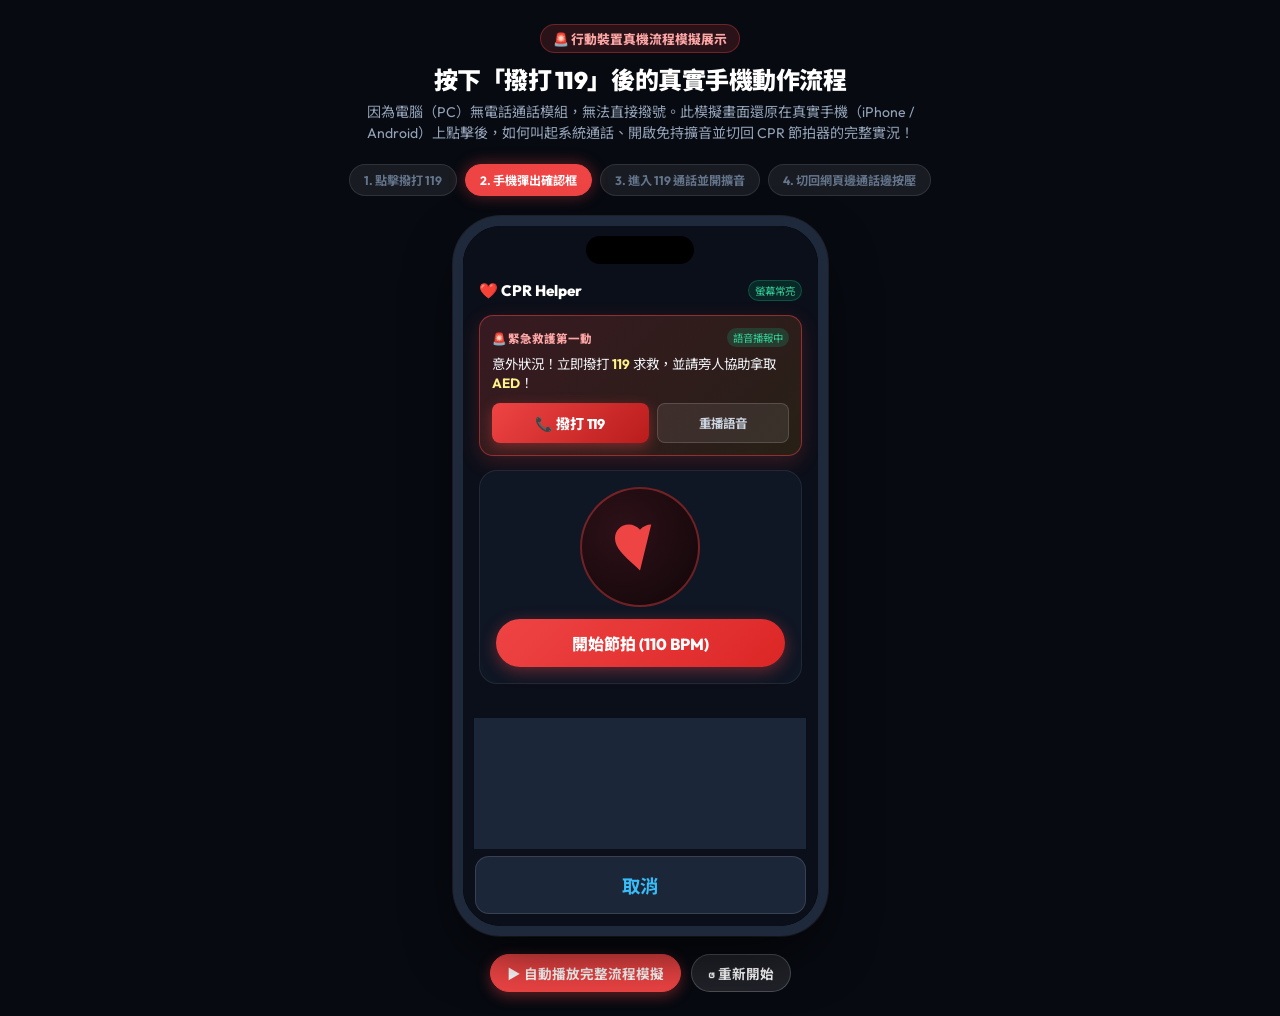
<file: simulate_phone_call.html>
<!DOCTYPE html>
<html lang="zh-TW">
<head>
  <meta charset="UTF-8">
  <meta name="viewport" content="width=device-width, initial-scale=1.0">
  <title>真實手機撥打 119 流程模擬展示</title>
  <link rel="stylesheet" href="https://fonts.googleapis.com/css2?family=Outfit:wght@400;600;700;800;900&family=Noto+Sans+TC:wght@400;500;700;900&display=swap">
  <style>
    :root {
      --bg-dark: #070a11;
      --phone-border: #334155;
      --phone-bg: #0b0f19;
      --cpr-red: #ef4444;
      --cpr-glow: rgba(239, 68, 68, 0.4);
      --ios-green: #34c759;
    }

    * {
      box-sizing: border-box;
      margin: 0;
      padding: 0;
      user-select: none;
      font-family: 'Outfit', 'Noto Sans TC', -apple-system, BlinkMacSystemFont, sans-serif;
    }

    body {
      background-color: var(--bg-dark);
      color: #f8fafc;
      min-height: 100vh;
      display: flex;
      flex-direction: column;
      align-items: center;
      justify-content: center;
      padding: 24px 16px;
      overflow-x: hidden;
    }

    /* 頂部導引列 */
    .demo-header {
      text-align: center;
      margin-bottom: 20px;
      max-width: 600px;
    }

    .demo-badge {
      display: inline-flex;
      align-items: center;
      gap: 6px;
      background: rgba(239, 68, 68, 0.15);
      border: 1px solid rgba(239, 68, 68, 0.35);
      color: #fca5a5;
      font-size: 0.8rem;
      font-weight: 800;
      padding: 4px 12px;
      border-radius: 999px;
      margin-bottom: 8px;
    }

    .demo-title {
      font-size: 1.5rem;
      font-weight: 900;
      color: #ffffff;
      letter-spacing: -0.02em;
    }

    .demo-desc {
      font-size: 0.88rem;
      color: #94a3b8;
      margin-top: 6px;
      line-height: 1.5;
    }

    /* 步驟進度條 */
    .step-indicator-bar {
      display: flex;
      align-items: center;
      justify-content: center;
      gap: 8px;
      margin-bottom: 20px;
    }

    .step-pill {
      font-size: 0.76rem;
      font-weight: 700;
      padding: 6px 14px;
      border-radius: 999px;
      background: rgba(255, 255, 255, 0.07);
      color: #64748b;
      border: 1px solid rgba(255, 255, 255, 0.1);
      transition: all 0.3s;
    }

    .step-pill.active {
      background: #ef4444;
      color: #ffffff;
      border-color: #ef4444;
      box-shadow: 0 0 16px var(--cpr-glow);
    }

    /* 擬真 iPhone 機身外框 */
    .phone-mockup {
      width: 375px;
      height: 720px;
      background: #000000;
      border: 10px solid #1e293b;
      border-radius: 48px;
      box-shadow: 0 25px 60px -15px rgba(0, 0, 0, 0.8), 0 0 0 1px rgba(255, 255, 255, 0.1);
      position: relative;
      overflow: hidden;
      display: flex;
      flex-direction: column;
    }

    /* 動態島 (Dynamic Island) */
    .dynamic-island {
      position: absolute;
      top: 10px;
      left: 50%;
      transform: translateX(-50%);
      width: 108px;
      height: 28px;
      background: #000000;
      border-radius: 20px;
      z-index: 999;
      display: flex;
      align-items: center;
      justify-content: space-between;
      padding: 0 10px;
      transition: all 0.3s ease;
    }

    .dynamic-island.calling {
      width: 170px;
      background: #18181b;
      border: 1px solid rgba(52, 199, 89, 0.4);
    }

    .island-call-info {
      display: none;
      align-items: center;
      gap: 6px;
      font-size: 0.68rem;
      font-weight: 700;
      color: #34c759;
    }

    .dynamic-island.calling .island-call-info {
      display: flex;
    }

    .island-pill-icon {
      width: 8px;
      height: 8px;
      border-radius: 50%;
      background: #34c759;
      animation: pulse 1s infinite;
    }

    /* 螢幕主畫面容器 */
    .phone-screen {
      flex: 1;
      position: relative;
      overflow: hidden;
      background: #0b0f19;
      padding-top: 40px;
      display: flex;
      flex-direction: column;
    }

    /* 頁面 1: CPR Helper 網頁畫面 */
    .cpr-app-view {
      flex: 1;
      padding: 14px 16px;
      display: flex;
      flex-direction: column;
      gap: 14px;
      transition: opacity 0.3s;
    }

    .app-topbar {
      display: flex;
      align-items: center;
      justify-content: space-between;
    }

    .app-logo {
      font-size: 0.95rem;
      font-weight: 800;
      color: #ffffff;
      display: flex;
      align-items: center;
      gap: 6px;
    }

    .app-wake {
      font-size: 0.65rem;
      background: rgba(16, 185, 129, 0.15);
      color: #34d399;
      border: 1px solid rgba(16, 185, 129, 0.3);
      padding: 2px 6px;
      border-radius: 999px;
    }

    /* 緊急警示卡片 */
    .sim-banner {
      background: linear-gradient(135deg, rgba(239, 68, 68, 0.2) 0%, rgba(245, 158, 11, 0.12) 100%);
      border: 1.5px solid rgba(239, 68, 68, 0.5);
      border-radius: 14px;
      padding: 12px;
      box-shadow: 0 6px 20px rgba(239, 68, 68, 0.2);
    }

    .sim-banner-top {
      display: flex;
      align-items: center;
      justify-content: space-between;
      margin-bottom: 8px;
    }

    .sim-badge {
      font-size: 0.72rem;
      font-weight: 800;
      color: #fca5a5;
    }

    .sim-voice-status {
      font-size: 0.65rem;
      color: #34d399;
      background: rgba(16, 185, 129, 0.2);
      padding: 2px 6px;
      border-radius: 999px;
    }

    .sim-banner-text {
      font-size: 0.84rem;
      line-height: 1.4;
      color: #f1f5f9;
      margin-bottom: 10px;
    }

    .sim-banner-text strong {
      color: #fef08a;
    }

    .sim-actions {
      display: grid;
      grid-template-columns: 1.2fr 1fr;
      gap: 8px;
    }

    .sim-call-btn {
      background: linear-gradient(135deg, #ef4444, #b91c1c);
      color: #ffffff;
      border: none;
      padding: 10px;
      border-radius: 8px;
      font-size: 0.88rem;
      font-weight: 800;
      cursor: pointer;
      display: flex;
      align-items: center;
      justify-content: center;
      gap: 6px;
      box-shadow: 0 4px 14px var(--cpr-glow);
      position: relative;
    }

    .sim-call-btn.highlight {
      animation: pulseBtn 1s infinite alternate;
    }

    @keyframes pulseBtn {
      from { transform: scale(1); box-shadow: 0 4px 14px var(--cpr-glow); }
      to { transform: scale(1.05); box-shadow: 0 0 24px rgba(239, 68, 68, 0.9); }
    }

    .sim-replay-btn {
      background: rgba(255, 255, 255, 0.08);
      border: 1px solid rgba(255, 255, 255, 0.15);
      color: #cbd5e1;
      border-radius: 8px;
      font-size: 0.78rem;
      font-weight: 700;
    }

    /* 節拍器圓盤 */
    .sim-metronome {
      background: rgba(17, 24, 39, 0.85);
      border: 1px solid rgba(255, 255, 255, 0.08);
      border-radius: 18px;
      padding: 16px;
      display: flex;
      flex-direction: column;
      align-items: center;
      gap: 12px;
    }

    .sim-heart-disc {
      width: 120px;
      height: 120px;
      border-radius: 50%;
      background: radial-gradient(circle at 35% 35%, #2d1118 0%, #110609 100%);
      border: 2px solid rgba(239, 68, 68, 0.4);
      display: flex;
      align-items: center;
      justify-content: center;
      transition: all 0.08s;
    }

    .sim-heart-disc.beating {
      transform: scale(0.92);
      border-color: #ef4444;
      box-shadow: 0 0 28px rgba(239, 68, 68, 0.8);
    }

    .sim-heart-disc svg {
      width: 60px;
      height: 60px;
      fill: #ef4444;
    }

    .sim-toggle-btn {
      width: 100%;
      padding: 12px;
      border-radius: 999px;
      background: linear-gradient(135deg, #ef4444, #dc2626);
      color: #ffffff;
      font-size: 1rem;
      font-weight: 800;
      border: none;
      box-shadow: 0 4px 16px var(--cpr-glow);
    }

    .sim-toggle-btn.running {
      background: #1e293b;
      border: 1px solid rgba(255, 255, 255, 0.2);
    }

    /* ----------------------------------------------------
       彈出層 1: iOS 原生電話確認對話框 (Action Sheet)
       ---------------------------------------------------- */
    .ios-call-sheet {
      position: absolute;
      bottom: 0;
      left: 0;
      right: 0;
      padding: 12px;
      z-index: 800;
      transform: translateY(100%);
      transition: transform 0.35s cubic-bezier(0.16, 1, 0.3, 1);
      display: flex;
      flex-direction: column;
      gap: 8px;
    }

    .ios-call-sheet.show {
      transform: translateY(0);
    }

    .sheet-group {
      background: rgba(30, 41, 59, 0.95);
      backdrop-filter: blur(20px);
      -webkit-backdrop-filter: blur(20px);
      border-radius: 14px;
      overflow: hidden;
      border: 1px solid rgba(255, 255, 255, 0.12);
    }

    .sheet-header {
      padding: 14px;
      text-align: center;
      border-bottom: 1px solid rgba(255, 255, 255, 0.08);
    }

    .sheet-title {
      font-size: 1.25rem;
      font-weight: 900;
      color: #ffffff;
      letter-spacing: 0.05em;
    }

    .sheet-sub {
      font-size: 0.72rem;
      color: #94a3b8;
      margin-top: 2px;
    }

    .sheet-dial-btn {
      width: 100%;
      padding: 15px;
      background: transparent;
      border: none;
      color: #38bdf8;
      font-size: 1.15rem;
      font-weight: 700;
      cursor: pointer;
      display: flex;
      align-items: center;
      justify-content: center;
      gap: 8px;
    }

    .sheet-dial-btn:active, .sheet-dial-btn.highlight {
      background: rgba(56, 189, 248, 0.2);
    }

    .sheet-cancel-btn {
      width: 100%;
      padding: 15px;
      background: rgba(30, 41, 59, 0.95);
      border-radius: 14px;
      border: 1px solid rgba(255, 255, 255, 0.12);
      color: #38bdf8;
      font-size: 1.15rem;
      font-weight: 700;
      cursor: pointer;
    }

    /* ----------------------------------------------------
       頁面 2: iOS 原生通話進行中介面 (Phone Call Screen)
       ---------------------------------------------------- */
    .ios-phone-call-view {
      position: absolute;
      inset: 0;
      background: #0f172a;
      z-index: 700;
      padding: 44px 24px 30px 24px;
      display: flex;
      flex-direction: column;
      align-items: center;
      justify-content: space-between;
      opacity: 0;
      pointer-events: none;
      transition: opacity 0.3s;
    }

    .ios-phone-call-view.show {
      opacity: 1;
      pointer-events: auto;
    }

    .call-contact-area {
      text-align: center;
      margin-top: 24px;
    }

    .call-avatar {
      width: 72px;
      height: 72px;
      border-radius: 50%;
      background: linear-gradient(135deg, #ef4444, #991b1b);
      display: flex;
      align-items: center;
      justify-content: center;
      font-size: 1.8rem;
      margin: 0 auto 12px;
      box-shadow: 0 8px 24px var(--cpr-glow);
    }

    .call-number-title {
      font-size: 1.6rem;
      font-weight: 900;
      color: #ffffff;
    }

    .call-dept-name {
      font-size: 0.9rem;
      color: #cbd5e1;
      margin-top: 4px;
      font-weight: 600;
    }

    .call-duration-timer {
      font-size: 0.95rem;
      color: #34c759;
      font-weight: 700;
      margin-top: 8px;
    }

    /* 通話功能鍵盤 2x3 */
    .call-keypad-grid {
      display: grid;
      grid-template-columns: repeat(3, 1fr);
      gap: 16px 20px;
      width: 100%;
      max-width: 280px;
    }

    .keypad-item {
      display: flex;
      flex-direction: column;
      align-items: center;
      gap: 6px;
    }

    .keypad-circle {
      width: 62px;
      height: 62px;
      border-radius: 50%;
      background: rgba(255, 255, 255, 0.12);
      display: flex;
      align-items: center;
      justify-content: center;
      color: #ffffff;
      transition: all 0.2s;
    }

    .keypad-circle svg {
      width: 26px;
      height: 26px;
      fill: currentColor;
    }

    .keypad-circle.active-speaker {
      background: #ffffff;
      color: #0f172a;
      box-shadow: 0 0 20px rgba(255, 255, 255, 0.5);
    }

    .keypad-label {
      font-size: 0.72rem;
      color: #cbd5e1;
      font-weight: 500;
    }

    /* 紅色掛斷鍵 */
    .hangup-btn {
      width: 68px;
      height: 68px;
      border-radius: 50%;
      background: #ef4444;
      border: none;
      display: flex;
      align-items: center;
      justify-content: center;
      color: #ffffff;
      cursor: pointer;
      box-shadow: 0 4px 18px var(--cpr-glow);
    }

    .hangup-btn svg {
      width: 32px;
      height: 32px;
      fill: currentColor;
      transform: rotate(135deg);
    }

    /* 模擬操作解說引導指示框 */
    .simulation-annotation {
      background: rgba(16, 185, 129, 0.15);
      border: 1px solid rgba(16, 185, 129, 0.4);
      border-radius: 10px;
      padding: 10px 12px;
      font-size: 0.76rem;
      color: #34d399;
      line-height: 1.4;
      text-align: center;
      width: 100%;
      margin-bottom: 12px;
      animation: pulse 1.5s infinite;
    }

    /* 虛擬手指游標 (用於展示點擊軌跡) */
    .virtual-finger {
      position: absolute;
      width: 32px;
      height: 32px;
      border-radius: 50%;
      background: rgba(255, 255, 255, 0.6);
      border: 2px solid #ffffff;
      pointer-events: none;
      z-index: 9999;
      transform: translate(-50%, -50%) scale(0);
      transition: transform 0.25s ease, top 0.6s ease, left 0.6s ease;
      box-shadow: 0 0 16px rgba(255, 255, 255, 0.8);
    }

    .virtual-finger.active {
      transform: translate(-50%, -50%) scale(1);
    }

    .virtual-finger.tap {
      transform: translate(-50%, -50%) scale(0.75);
    }

    /* 底部控制按鈕列 (用於子代理人或手動觸發測試) */
    .control-deck {
      margin-top: 18px;
      display: flex;
      align-items: center;
      gap: 10px;
    }

    .deck-btn {
      background: rgba(255, 255, 255, 0.1);
      border: 1px solid rgba(255, 255, 255, 0.2);
      color: #ffffff;
      padding: 8px 16px;
      border-radius: 999px;
      font-size: 0.85rem;
      font-weight: 700;
      cursor: pointer;
      transition: all 0.2s;
    }

    .deck-btn.primary {
      background: #ef4444;
      border-color: #ef4444;
      box-shadow: 0 4px 14px var(--cpr-glow);
    }

    .deck-btn:active {
      transform: scale(0.96);
    }
  </style>
</head>
<body>

  <div class="demo-header">
    <div class="demo-badge">🚨 行動裝置真機流程模擬展示</div>
    <h1 class="demo-title">按下「撥打 119」後的真實手機動作流程</h1>
    <p class="demo-desc">
      因為電腦（PC）無電話通話模組，無法直接撥號。此模擬畫面還原在真實手機（iPhone / Android）上點擊後，如何叫起系統通話、開啟免持擴音並切回 CPR 節拍器的完整實況！
    </p>
  </div>

  <!-- 步驟進度標籤 -->
  <div class="step-indicator-bar">
    <div class="step-pill active" id="pill-step-1">1. 點擊撥打 119</div>
    <div class="step-pill" id="pill-step-2">2. 手機彈出確認框</div>
    <div class="step-pill" id="pill-step-3">3. 進入 119 通話並開擴音</div>
    <div class="step-pill" id="pill-step-4">4. 切回網頁邊通話邊按壓</div>
  </div>

  <!-- 擬真 iPhone 手機框架 -->
  <div class="phone-mockup" id="phone-frame">

    <!-- 動態島 -->
    <div class="dynamic-island" id="dynamic-island">
      <div class="island-call-info">
        <span class="island-pill-icon"></span>
        <span>119 通話中</span>
      </div>
    </div>

    <!-- 虛擬手勢游標 -->
    <div class="virtual-finger" id="virtual-finger"></div>

    <div class="phone-screen">
      
      <!-- 畫面 A: CPR Helper 網頁 -->
      <div class="cpr-app-view" id="cpr-app-view">
        <div class="app-topbar">
          <div class="app-logo">❤️ CPR Helper</div>
          <div class="app-wake">螢幕常亮</div>
        </div>

        <!-- 頂部緊急警示條 -->
        <div class="sim-banner">
          <div class="sim-banner-top">
            <span class="sim-badge">🚨 緊急救護第一動</span>
            <span class="sim-voice-status">語音播報中</span>
          </div>
          <div class="sim-banner-text">
            意外狀況！立即撥打 <strong>119</strong> 求救，並請旁人協助拿取 <strong>AED</strong>！
          </div>
          <div class="sim-actions">
            <button class="sim-call-btn highlight" id="sim-btn-call">
              <span>📞 撥打 119</span>
            </button>
            <button class="sim-replay-btn">重播語音</button>
          </div>
        </div>

        <!-- 節拍器圓盤 -->
        <div class="sim-metronome">
          <div class="sim-heart-disc" id="sim-heart">
            <svg viewBox="0 0 24 24">
              <path d="M12 21.35l-1.45-1.32C5.4 15.36 2 12.28 2 8.5 2 5.42 4.42 3 7.5 3c1.74 0 3.41.81 4.5 2.09C13.09 3.81 14.76 3 16.5 3 19.58 3 22 8.5c0 3.78-3.4 6.86-8.55 11.54L12 21.35z"/>
            </svg>
          </div>
          <button class="sim-toggle-btn" id="sim-toggle-btn">開始節拍 (110 BPM)</button>
        </div>
      </div>

      <!-- 彈出層: iOS 系統通話確認框 (Action Sheet) -->
      <div class="ios-call-sheet" id="ios-call-sheet">
        <div class="sheet-group">
          <div class="sheet-header">
            <div class="sheet-title">119</div>
            <div class="sheet-sub">緊急求救電話 (消防救護)</div>
          </div>
          <button class="sheet-dial-btn" id="sheet-dial-action">
            <span>通話</span>
          </button>
        </div>
        <button class="sheet-cancel-btn" id="sheet-cancel-action">取消</button>
      </div>

      <!-- 畫面 B: iOS 原生通話介面 (In-Call Screen) -->
      <div class="ios-phone-call-view" id="ios-call-view">
        <div class="call-contact-area">
          <div class="call-avatar">🚑</div>
          <div class="call-number-title">119</div>
          <div class="call-dept-name">消防局救護指揮中心</div>
          <div class="call-duration-timer" id="call-timer">正在撥通中...</div>
        </div>

        <div class="simulation-annotation" id="sim-annotation">
          💡 施救者按下「擴音」，手機放地上，即可切回網頁看節拍！
        </div>

        <!-- 6 鍵通話面板 -->
        <div class="call-keypad-grid">
          <div class="keypad-item">
            <div class="keypad-circle">
              <svg viewBox="0 0 24 24"><path d="M12 14c1.66 0 3-1.34 3-3V5c0-1.66-1.34-3-3-3S9 3.34 9 5v6c0 1.66 1.34 3 3 3z"/></svg>
            </div>
            <span class="keypad-label">靜音</span>
          </div>
          <div class="keypad-item">
            <div class="keypad-circle">
              <svg viewBox="0 0 24 24"><path d="M12 19c-1.1 0-2 .9-2 2s.9 2 2 2 2-.9 2-2-.9-2-2-2zM6 1c-1.1 0-2 .9-2 2s.9 2 2 2 2-.9 2-2-.9-2-2-2z"/></svg>
            </div>
            <span class="keypad-label">撥號鍵盤</span>
          </div>
          <div class="keypad-item">
            <div class="keypad-circle" id="speaker-btn">
              <svg viewBox="0 0 24 24"><path d="M3 9v6h4l5 5V4L7 9H3zm13.5 3c0-1.77-1.02-3.29-2.5-4.03v8.05c1.48-.73 2.5-2.25 2.5-4.02z"/></svg>
            </div>
            <span class="keypad-label" id="speaker-label">擴音免持</span>
          </div>
          <div class="keypad-item">
            <div class="keypad-circle">
              <svg viewBox="0 0 24 24"><path d="M19 13h-6v6h-2v-6H5v-2h6V5h2v6h6v2z"/></svg>
            </div>
            <span class="keypad-label">新增通話</span>
          </div>
          <div class="keypad-item">
            <div class="keypad-circle">
              <svg viewBox="0 0 24 24"><path d="M17 10.5V7c0-.55-.45-1-1-1H4c-.55 0-1 .45-1 1v10c0 .55.45 1 1 1h12c.55 0 1-.45 1-1v-3.5l4 4v-11l-4 4z"/></svg>
            </div>
            <span class="keypad-label">FaceTime</span>
          </div>
          <div class="keypad-item">
            <div class="keypad-circle">
              <svg viewBox="0 0 24 24"><path d="M12 12c2.21 0 4-1.79 4-4s-1.79-4-4-4-4 1.79-4 4 1.79 4 4 4zm0 2c-2.67 0-8 1.34-8 4v2h16v-2c0-2.66-5.33-4-8-4z"/></svg>
            </div>
            <span class="keypad-label">通訊錄</span>
          </div>
        </div>

        <button class="hangup-btn" id="hangup-btn">
          <svg viewBox="0 0 24 24"><path d="M6.62 10.79c1.44 2.83 3.76 5.14 6.59 6.59l2.2-2.2c.27-.27.67-.36 1.02-.24 1.12.37 2.33.57 3.57.57.55 0 1 .45 1 1V20c0 .55-.45 1-1 1-9.39 0-17-7.61-17-17 0-.55.45-1 1-1h3.5c.55 0 1 .45 1 1 0 1.25.2 2.45.57 3.57.11.35.03.74-.25 1.02l-2.2 2.2z"/></svg>
        </button>
      </div>

    </div>
  </div>

  <!-- 操作演示控制列 -->
  <div class="control-deck">
    <button class="deck-btn primary" id="btn-auto-play">▶ 自動播放完整流程模擬</button>
    <button class="deck-btn" id="btn-reset">↺ 重新開始</button>
  </div>

  <script>
    const finger = document.getElementById('virtual-finger');
    const simCallBtn = document.getElementById('sim-btn-call');
    const callSheet = document.getElementById('ios-call-sheet');
    const sheetDialAction = document.getElementById('sheet-dial-action');
    const callView = document.getElementById('ios-call-view');
    const callTimer = document.getElementById('call-timer');
    const speakerBtn = document.getElementById('speaker-btn');
    const dynamicIsland = document.getElementById('dynamic-island');
    const simHeart = document.getElementById('sim-heart');
    const simToggleBtn = document.getElementById('sim-toggle-btn');

    const pill1 = document.getElementById('pill-step-1');
    const pill2 = document.getElementById('pill-step-2');
    const pill3 = document.getElementById('pill-step-3');
    const pill4 = document.getElementById('pill-step-4');

    let timerSec = 0;
    let timerInterval = null;
    let metronomeInterval = null;

    function setStepPill(activeNum) {
      [pill1, pill2, pill3, pill4].forEach((p, idx) => {
        if (idx + 1 === activeNum) {
          p.classList.add('active');
        } else {
          p.classList.remove('active');
        }
      });
    }

    function moveFingerTo(targetElem, callback) {
      const rect = targetElem.getBoundingClientRect();
      const phoneRect = document.getElementById('phone-frame').getBoundingClientRect();
      const top = rect.top - phoneRect.top + rect.height / 2;
      const left = rect.left - phoneRect.left + rect.width / 2;

      finger.style.top = top + 'px';
      finger.style.left = left + 'px';
      finger.classList.add('active');

      setTimeout(() => {
        finger.classList.add('tap');
        setTimeout(() => {
          finger.classList.remove('tap');
          if (callback) callback();
        }, 220);
      }, 600);
    }

    function hideFinger() {
      finger.classList.remove('active');
    }

    // Step 1: 點擊撥打 119
    function triggerStep1() {
      setStepPill(1);
      moveFingerTo(simCallBtn, () => {
        hideFinger();
        // 彈出 iOS 原生對話框
        triggerStep2();
      });
    }

    // Step 2: 彈出通話確認框
    function triggerStep2() {
      setStepPill(2);
      callSheet.classList.add('show');
      setTimeout(() => {
        moveFingerTo(sheetDialAction, () => {
          hideFinger();
          callSheet.classList.remove('show');
          triggerStep3();
        });
      }, 1000);
    }

    // Step 3: 進入通話介面並開啟擴音
    function triggerStep3() {
      setStepPill(3);
      callView.classList.add('show');
      dynamicIsland.classList.add('calling');

      timerSec = 1;
      callTimer.textContent = '00:01 通話中';
      timerInterval = setInterval(() => {
        timerSec++;
        const s = timerSec < 10 ? '0' + timerSec : timerSec;
        callTimer.textContent = `00:${s} 通話中`;
      }, 1000);

      // 手指點擊擴音免持
      setTimeout(() => {
        moveFingerTo(speakerBtn, () => {
          hideFinger();
          speakerBtn.classList.add('active-speaker');
          document.getElementById('speaker-label').textContent = '擴音已開啟';
          document.getElementById('speaker-label').style.color = '#34c759';

          // 2.5秒後切回 CPR Helper 網頁
          setTimeout(() => {
            triggerStep4();
          }, 2500);
        });
      }, 1200);
    }

    // Step 4: 切回網頁邊通話邊看節拍按壓
    function triggerStep4() {
      setStepPill(4);
      callView.classList.remove('show'); // 切回網頁
      // 動態島依然保持 calling 狀態，代表背景通話中！

      // 點擊「開始節拍」
      setTimeout(() => {
        moveFingerTo(simToggleBtn, () => {
          hideFinger();
          simToggleBtn.classList.add('running');
          simToggleBtn.textContent = '暫停節拍 (110 BPM)';

          // 開始跳動節拍動畫
          if (metronomeInterval) clearInterval(metronomeInterval);
          metronomeInterval = setInterval(() => {
            simHeart.classList.add('beating');
            setTimeout(() => {
              simHeart.classList.remove('beating');
            }, 85);
          }, 545); // 110 BPM 約 545ms
        });
      }, 1000);
    }

    function resetAll() {
      hideFinger();
      callSheet.classList.remove('show');
      callView.classList.remove('show');
      dynamicIsland.classList.remove('calling');
      speakerBtn.classList.remove('active-speaker');
      document.getElementById('speaker-label').textContent = '擴音免持';
      document.getElementById('speaker-label').style.color = '#cbd5e1';
      simToggleBtn.classList.remove('running');
      simToggleBtn.textContent = '開始節拍 (110 BPM)';
      clearInterval(timerInterval);
      clearInterval(metronomeInterval);
      simHeart.classList.remove('beating');
      setStepPill(1);
    }

    document.getElementById('btn-auto-play').addEventListener('click', () => {
      resetAll();
      setTimeout(triggerStep1, 400);
    });

    document.getElementById('btn-reset').addEventListener('click', resetAll);

    // 亦支援直接點擊機身按鈕手動探索
    simCallBtn.addEventListener('click', triggerStep2);
    sheetDialAction.addEventListener('click', () => {
      callSheet.classList.remove('show');
      triggerStep3();
    });
    document.getElementById('sheet-cancel-action').addEventListener('click', () => {
      callSheet.classList.remove('show');
    });
    speakerBtn.addEventListener('click', () => {
      speakerBtn.classList.toggle('active-speaker');
    });
    document.getElementById('hangup-btn').addEventListener('click', () => {
      callView.classList.remove('show');
      dynamicIsland.classList.remove('calling');
      clearInterval(timerInterval);
    });

    // 頁面載入後自動觸發展示
    window.addEventListener('load', () => {
      setTimeout(triggerStep1, 1000);
    });
  </script>
</body>
</html>
</file>
